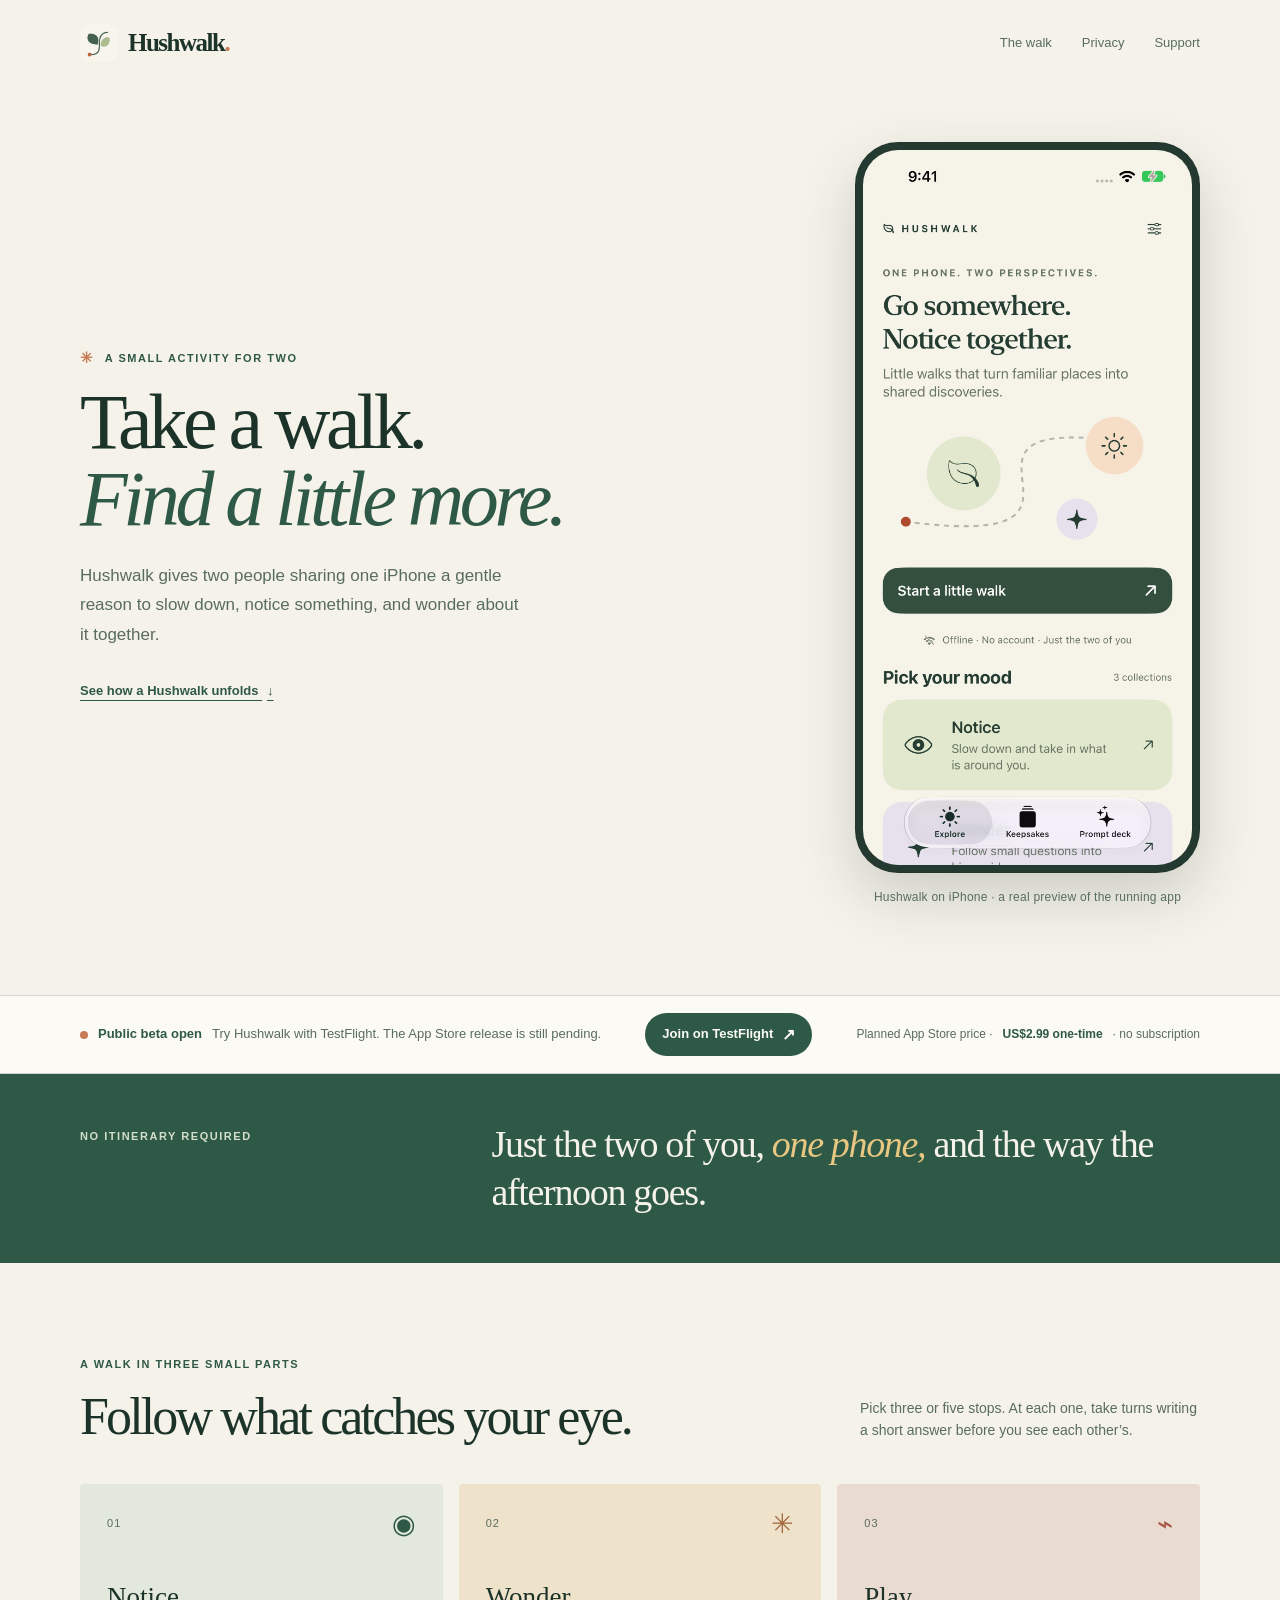
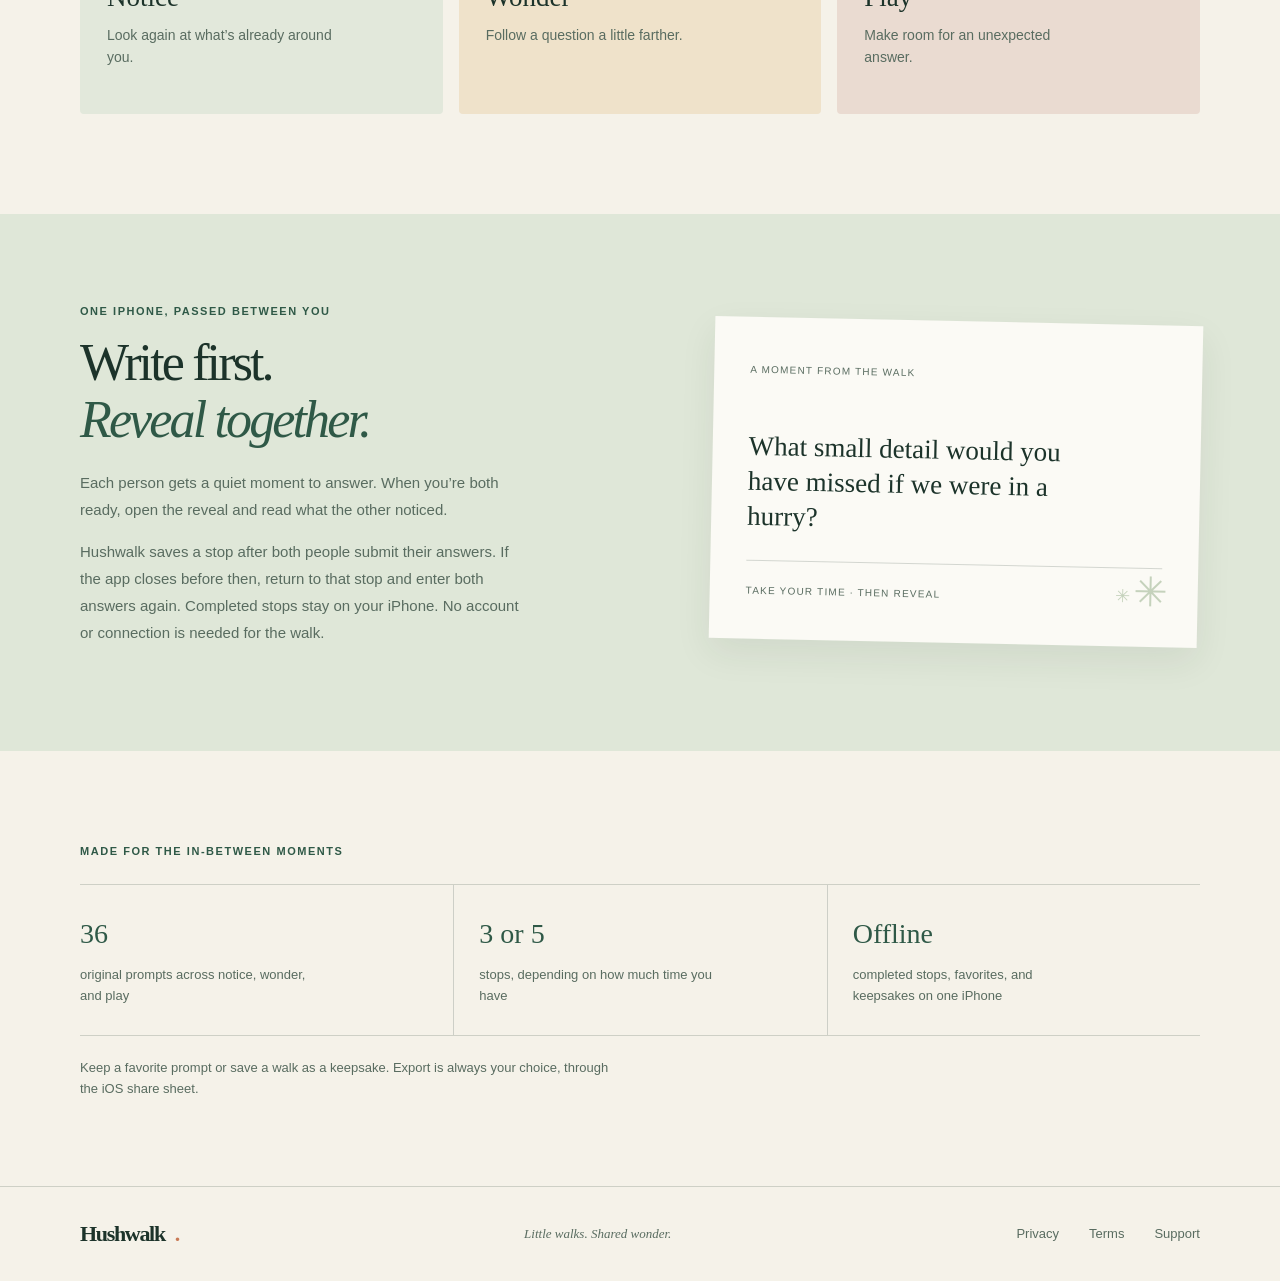
<file: index.html>
<!doctype html>
<html lang="en">
<head>
  <meta charset="utf-8">
  <meta name="viewport" content="width=device-width, initial-scale=1">
  <meta name="theme-color" content="#f5f2e9">
  <meta name="description" content="Hushwalk is a quiet, offline activity for two people sharing one iPhone: three or five stops, 36 original prompts, and a shared reveal.">
  <title>Hushwalk — Little walks. Shared wonder.</title>
  <link rel="stylesheet" href="styles.css">
  <link rel="icon" type="image/png" href="assets/hushwalk-app-icon.png">
</head>
<body>
  <header class="site-header wrap">
    <a class="wordmark" href="index.html" aria-label="Hushwalk home"><img src="assets/hushwalk-app-icon.png" width="38" height="38" alt=""><span>Hushwalk<span class="wordmark-dot">.</span></span></a>
    <nav aria-label="Main navigation">
      <a href="#how-it-works">The walk</a>
      <a href="privacy.html">Privacy</a>
      <a href="support.html">Support</a>
    </nav>
  </header>

  <main>
    <section class="hero wrap">
      <div class="hero-copy">
        <p class="eyebrow"><span class="sun-mark" aria-hidden="true">✳</span> A small activity for two</p>
        <h1>Take a walk.<br><em>Find a little more.</em></h1>
        <p class="hero-deck">Hushwalk gives two people sharing one iPhone a gentle reason to slow down, notice something, and wonder about it together.</p>
        <a class="text-link" href="#how-it-works">See how a Hushwalk unfolds <span aria-hidden="true">↓</span></a>
      </div>
      <figure class="app-preview">
        <div class="device-frame">
          <img src="assets/hushwalk-home-screen.png" width="1206" height="2622" alt="Hushwalk running on iPhone, showing the home screen and the Notice prompt collection." fetchpriority="high">
        </div>
        <figcaption>Hushwalk on iPhone · a real preview of the running app</figcaption>
      </figure>
    </section>

    <section class="launch-status" aria-label="Availability and planned price">
      <div class="wrap launch-status-inner">
        <p><span class="status-dot" aria-hidden="true"></span><strong>Public beta open</strong><span>Try Hushwalk with TestFlight. The App Store release is still pending.</span></p>
        <a class="beta-cta" href="https://testflight.apple.com/join/jGzAeqZj" aria-label="Join the Hushwalk public beta on TestFlight">Join on TestFlight <span aria-hidden="true">↗</span></a>
        <p class="planned-price">Planned App Store price · <strong>US$2.99 one-time</strong> · no subscription</p>
      </div>
    </section>

    <section class="intro-band">
      <div class="wrap intro-inner">
        <p class="eyebrow">No itinerary required</p>
        <p class="intro-line">Just the two of you, <span>one phone,</span> and the way the afternoon goes.</p>
      </div>
    </section>

    <section class="walk-section wrap" id="how-it-works">
      <div class="section-heading">
        <div>
          <p class="eyebrow">A walk in three small parts</p>
          <h2>Follow what catches your eye.</h2>
        </div>
        <p class="section-note">Pick three or five stops. At each one, take turns writing a short answer before you see each other’s.</p>
      </div>
      <div class="mood-grid">
        <article class="mood-card mood-notice">
          <span class="mood-number">01</span>
          <span class="mood-symbol" aria-hidden="true">◉</span>
          <h3>Notice</h3>
          <p>Look again at what’s already around you.</p>
        </article>
        <article class="mood-card mood-wonder">
          <span class="mood-number">02</span>
          <span class="mood-symbol" aria-hidden="true">✳</span>
          <h3>Wonder</h3>
          <p>Follow a question a little farther.</p>
        </article>
        <article class="mood-card mood-play">
          <span class="mood-number">03</span>
          <span class="mood-symbol" aria-hidden="true">⌁</span>
          <h3>Play</h3>
          <p>Make room for an unexpected answer.</p>
        </article>
      </div>
    </section>

    <section class="ritual-section">
      <div class="wrap ritual-grid">
        <div class="ritual-copy">
          <p class="eyebrow">One iPhone, passed between you</p>
          <h2>Write first.<br><em>Reveal together.</em></h2>
          <p>Each person gets a quiet moment to answer. When you’re both ready, open the reveal and read what the other noticed.</p>
          <p>Hushwalk saves a stop after both people submit their answers. If the app closes before then, return to that stop and enter both answers again. Completed stops stay on your iPhone. No account or connection is needed for the walk.</p>
        </div>
        <div class="note-card" aria-label="Example prompt card">
          <span class="card-label">A moment from the walk</span>
          <p>What small detail would you have missed if we were in a hurry?</p>
          <div class="card-rule"></div>
          <span class="card-footer">take your time · then reveal</span>
          <span class="leaf leaf-one" aria-hidden="true">✳</span>
          <span class="leaf leaf-two" aria-hidden="true">✳</span>
        </div>
      </div>
    </section>

    <section class="details-section wrap">
      <p class="eyebrow">Made for the in-between moments</p>
      <div class="detail-list">
        <div><span>36</span><p>original prompts across notice, wonder, and play</p></div>
        <div><span>3 or 5</span><p>stops, depending on how much time you have</p></div>
        <div><span>Offline</span><p>completed stops, favorites, and keepsakes on one iPhone</p></div>
      </div>
      <p class="share-note">Keep a favorite prompt or save a walk as a keepsake. Export is always your choice, through the iOS share sheet.</p>
    </section>
  </main>

  <footer class="site-footer">
    <div class="wrap footer-inner">
      <a class="wordmark footer-wordmark" href="index.html">Hushwalk<span class="wordmark-dot">.</span></a>
      <p>Little walks. Shared wonder.</p>
      <nav aria-label="Footer navigation">
        <a href="privacy.html">Privacy</a>
        <a href="terms.html">Terms</a>
        <a href="support.html">Support</a>
      </nav>
    </div>
  </footer>
</body>
</html>
</file>
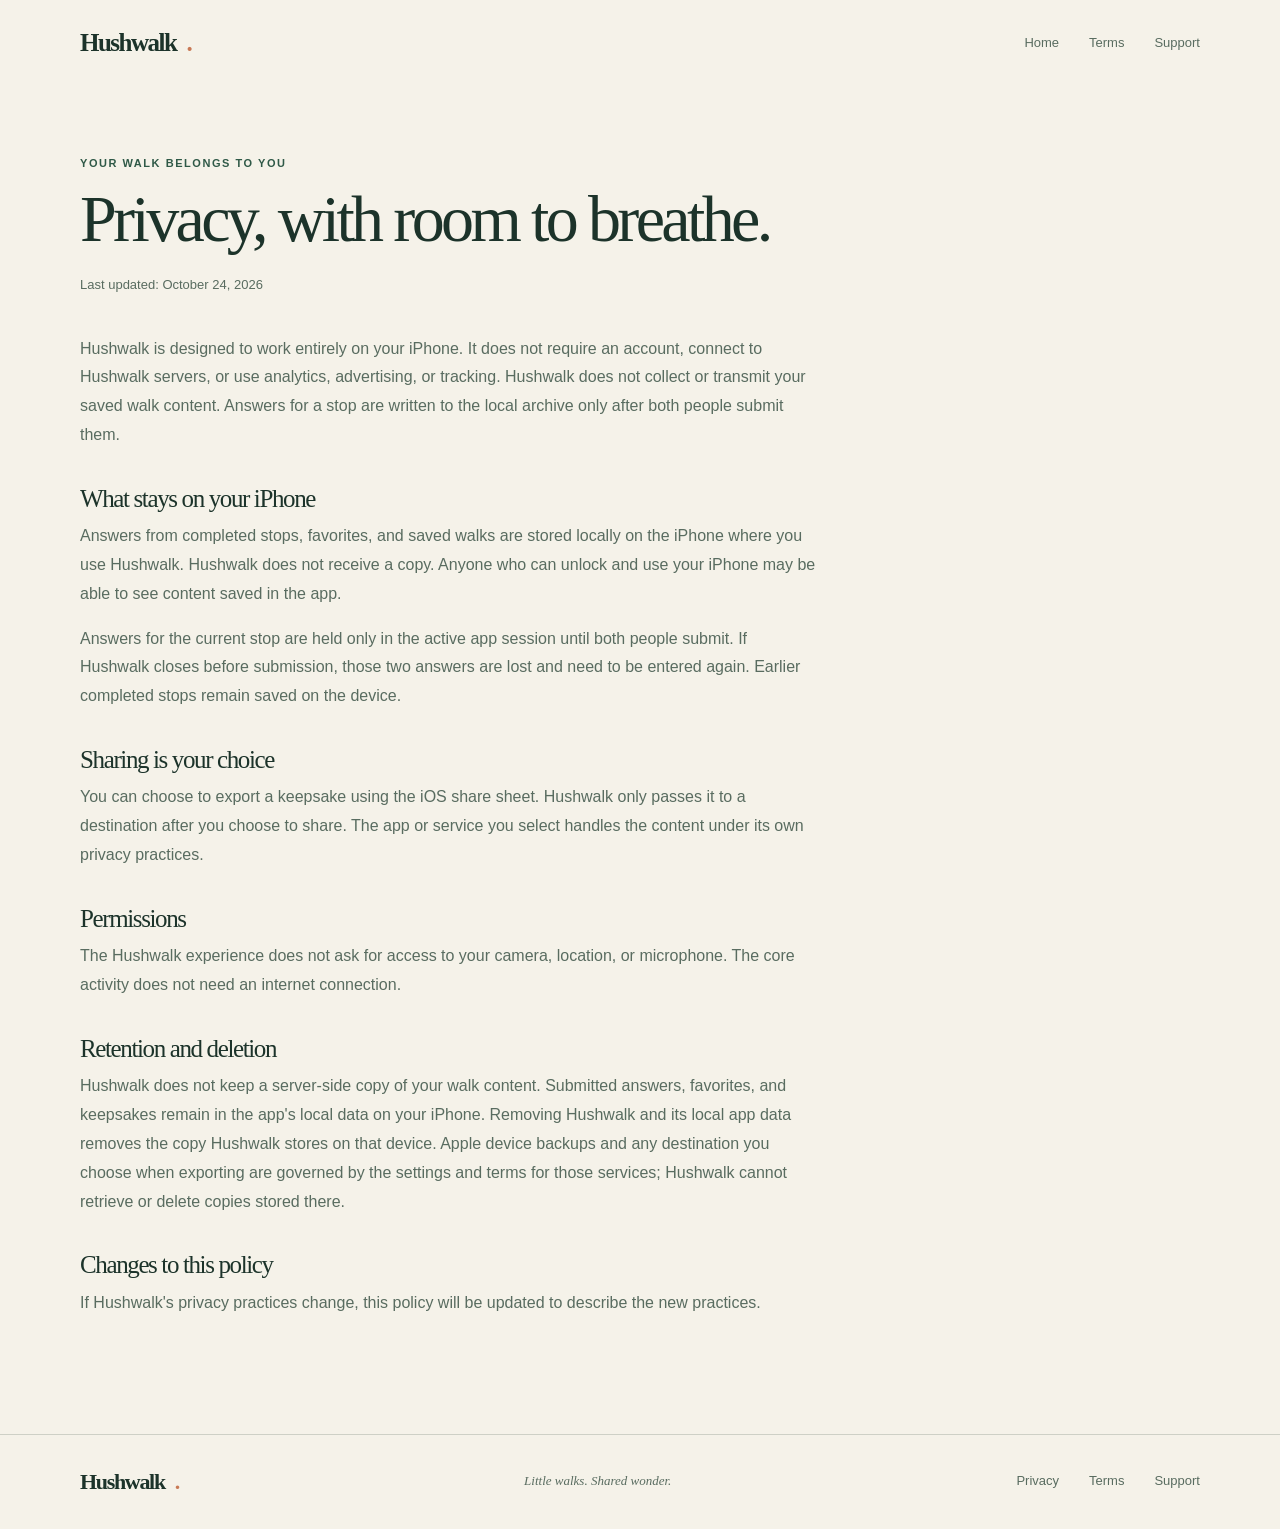
<file: privacy.html>
<!doctype html>
<html lang="en">
<head>
  <meta charset="utf-8">
  <meta name="viewport" content="width=device-width, initial-scale=1">
  <meta name="theme-color" content="#f5f2e9">
  <title>Privacy — Hushwalk</title>
  <link rel="stylesheet" href="styles.css">
</head>
<body>
  <header class="site-header wrap">
    <a class="wordmark" href="index.html">Hushwalk<span class="wordmark-dot">.</span></a>
    <nav aria-label="Main navigation"><a href="index.html">Home</a><a href="terms.html">Terms</a><a href="support.html">Support</a></nav>
  </header>
  <main class="legal-main wrap">
    <p class="eyebrow">Your walk belongs to you</p>
    <h1>Privacy, with room to breathe.</h1>
    <p class="updated">Last updated: October 24, 2026</p>
    <div class="legal-copy">
      <p>Hushwalk is designed to work entirely on your iPhone. It does not require an account, connect to Hushwalk servers, or use analytics, advertising, or tracking. Hushwalk does not collect or transmit your saved walk content. Answers for a stop are written to the local archive only after both people submit them.</p>

      <h2>What stays on your iPhone</h2>
      <p>Answers from completed stops, favorites, and saved walks are stored locally on the iPhone where you use Hushwalk. Hushwalk does not receive a copy. Anyone who can unlock and use your iPhone may be able to see content saved in the app.</p>
      <p>Answers for the current stop are held only in the active app session until both people submit. If Hushwalk closes before submission, those two answers are lost and need to be entered again. Earlier completed stops remain saved on the device.</p>

      <h2>Sharing is your choice</h2>
      <p>You can choose to export a keepsake using the iOS share sheet. Hushwalk only passes it to a destination after you choose to share. The app or service you select handles the content under its own privacy practices.</p>

      <h2>Permissions</h2>
      <p>The Hushwalk experience does not ask for access to your camera, location, or microphone. The core activity does not need an internet connection.</p>

      <h2>Retention and deletion</h2>
      <p>Hushwalk does not keep a server-side copy of your walk content. Submitted answers, favorites, and keepsakes remain in the app's local data on your iPhone. Removing Hushwalk and its local app data removes the copy Hushwalk stores on that device. Apple device backups and any destination you choose when exporting are governed by the settings and terms for those services; Hushwalk cannot retrieve or delete copies stored there.</p>

      <h2>Changes to this policy</h2>
      <p>If Hushwalk's privacy practices change, this policy will be updated to describe the new practices.</p>
    </div>
  </main>
  <footer class="site-footer"><div class="wrap footer-inner"><a class="wordmark footer-wordmark" href="index.html">Hushwalk<span class="wordmark-dot">.</span></a><p>Little walks. Shared wonder.</p><nav aria-label="Footer navigation"><a href="privacy.html">Privacy</a><a href="terms.html">Terms</a><a href="support.html">Support</a></nav></div></footer>
</body>
</html>
</file>
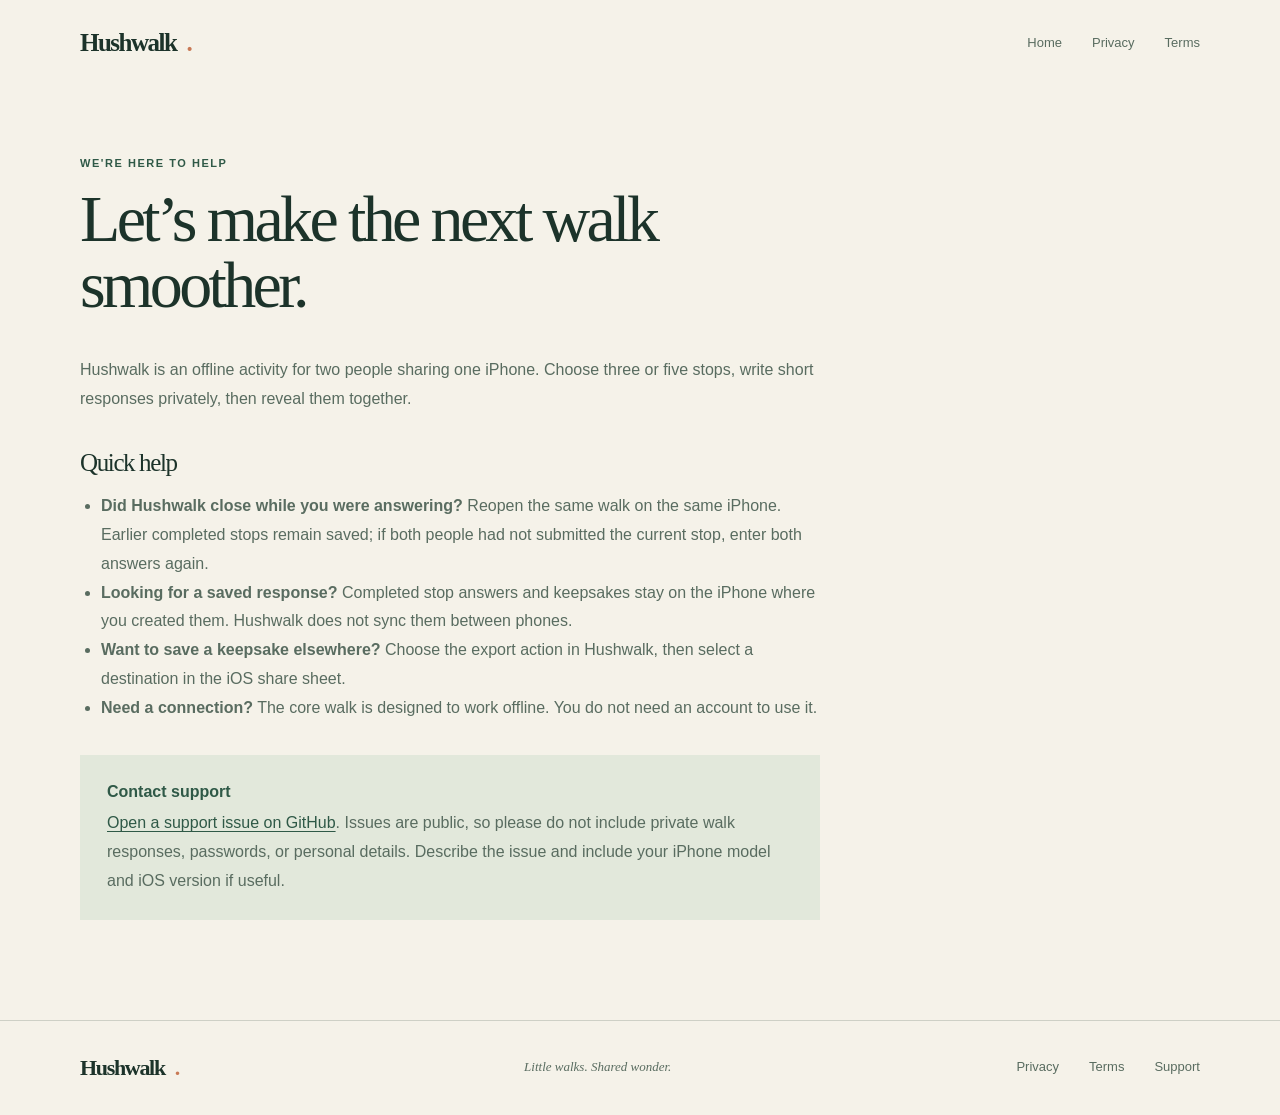
<file: support.html>
<!doctype html>
<html lang="en">
<head>
  <meta charset="utf-8">
  <meta name="viewport" content="width=device-width, initial-scale=1">
  <meta name="theme-color" content="#f5f2e9">
  <title>Support — Hushwalk</title>
  <link rel="stylesheet" href="styles.css">
</head>
<body>
  <header class="site-header wrap">
    <a class="wordmark" href="index.html">Hushwalk<span class="wordmark-dot">.</span></a>
    <nav aria-label="Main navigation"><a href="index.html">Home</a><a href="privacy.html">Privacy</a><a href="terms.html">Terms</a></nav>
  </header>
  <main class="legal-main wrap">
    <p class="eyebrow">We're here to help</p>
    <h1>Let’s make the next walk smoother.</h1>
    <div class="legal-copy">
      <p>Hushwalk is an offline activity for two people sharing one iPhone. Choose three or five stops, write short responses privately, then reveal them together.</p>

      <h2>Quick help</h2>
      <ul>
        <li><strong>Did Hushwalk close while you were answering?</strong> Reopen the same walk on the same iPhone. Earlier completed stops remain saved; if both people had not submitted the current stop, enter both answers again.</li>
        <li><strong>Looking for a saved response?</strong> Completed stop answers and keepsakes stay on the iPhone where you created them. Hushwalk does not sync them between phones.</li>
        <li><strong>Want to save a keepsake elsewhere?</strong> Choose the export action in Hushwalk, then select a destination in the iOS share sheet.</li>
        <li><strong>Need a connection?</strong> The core walk is designed to work offline. You do not need an account to use it.</li>
      </ul>

      <div class="support-contact">
        <strong>Contact support</strong>
        <p><a href="https://github.com/nahart86/hushwalk-support/issues/new">Open a support issue on GitHub</a>. Issues are public, so please do not include private walk responses, passwords, or personal details. Describe the issue and include your iPhone model and iOS version if useful.</p>
      </div>
    </div>
  </main>
  <footer class="site-footer"><div class="wrap footer-inner"><a class="wordmark footer-wordmark" href="index.html">Hushwalk<span class="wordmark-dot">.</span></a><p>Little walks. Shared wonder.</p><nav aria-label="Footer navigation"><a href="privacy.html">Privacy</a><a href="terms.html">Terms</a><a href="support.html">Support</a></nav></div></footer>
</body>
</html>
</file>
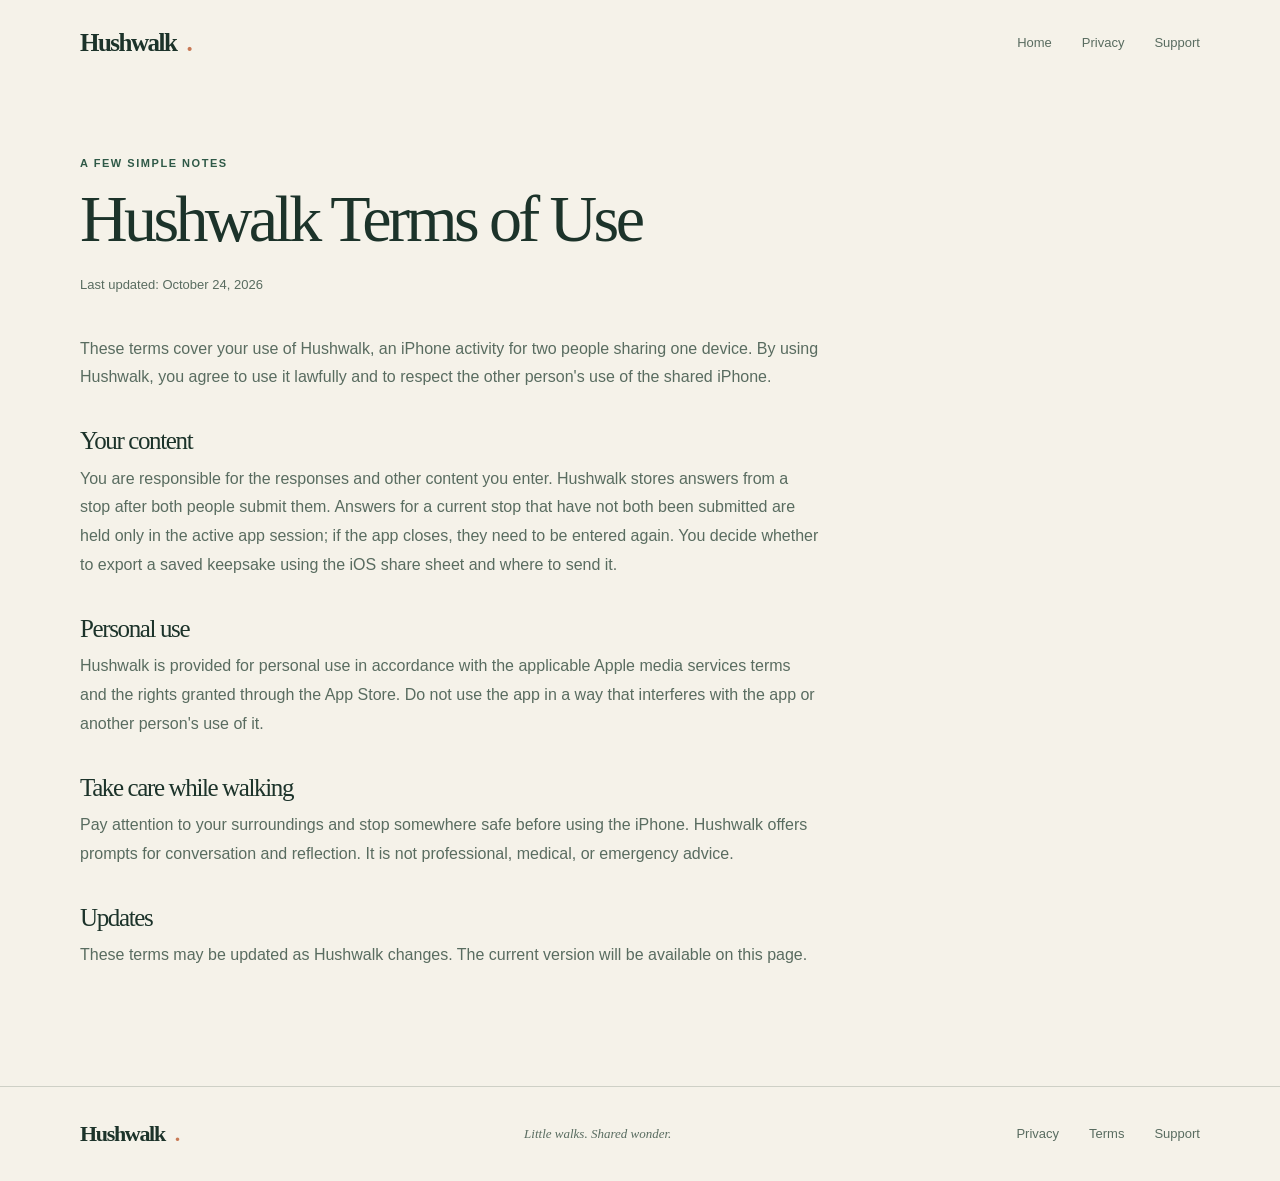
<file: terms.html>
<!doctype html>
<html lang="en">
<head>
  <meta charset="utf-8">
  <meta name="viewport" content="width=device-width, initial-scale=1">
  <meta name="theme-color" content="#f5f2e9">
  <title>Terms — Hushwalk</title>
  <link rel="stylesheet" href="styles.css">
</head>
<body>
  <header class="site-header wrap">
    <a class="wordmark" href="index.html">Hushwalk<span class="wordmark-dot">.</span></a>
    <nav aria-label="Main navigation"><a href="index.html">Home</a><a href="privacy.html">Privacy</a><a href="support.html">Support</a></nav>
  </header>
  <main class="legal-main wrap">
    <p class="eyebrow">A few simple notes</p>
    <h1>Hushwalk Terms of Use</h1>
    <p class="updated">Last updated: October 24, 2026</p>
    <div class="legal-copy">
      <p>These terms cover your use of Hushwalk, an iPhone activity for two people sharing one device. By using Hushwalk, you agree to use it lawfully and to respect the other person's use of the shared iPhone.</p>

      <h2>Your content</h2>
      <p>You are responsible for the responses and other content you enter. Hushwalk stores answers from a stop after both people submit them. Answers for a current stop that have not both been submitted are held only in the active app session; if the app closes, they need to be entered again. You decide whether to export a saved keepsake using the iOS share sheet and where to send it.</p>

      <h2>Personal use</h2>
      <p>Hushwalk is provided for personal use in accordance with the applicable Apple media services terms and the rights granted through the App Store. Do not use the app in a way that interferes with the app or another person's use of it.</p>

      <h2>Take care while walking</h2>
      <p>Pay attention to your surroundings and stop somewhere safe before using the iPhone. Hushwalk offers prompts for conversation and reflection. It is not professional, medical, or emergency advice.</p>

      <h2>Updates</h2>
      <p>These terms may be updated as Hushwalk changes. The current version will be available on this page.</p>
    </div>
  </main>
  <footer class="site-footer"><div class="wrap footer-inner"><a class="wordmark footer-wordmark" href="index.html">Hushwalk<span class="wordmark-dot">.</span></a><p>Little walks. Shared wonder.</p><nav aria-label="Footer navigation"><a href="privacy.html">Privacy</a><a href="terms.html">Terms</a><a href="support.html">Support</a></nav></div></footer>
</body>
</html>
</file>
<file: styles.css>
:root {
  color-scheme: light;
  --cream: #f5f2e9;
  --paper: #fbfaf5;
  --ink: #1c332a;
  --muted: #596c60;
  --forest: #2f5947;
  --sage: #b8c9af;
  --pale-sage: #dfe7d8;
  --clay: #c87955;
  --gold: #e5b95f;
  --line: rgba(28, 51, 42, .18);
}

* { box-sizing: border-box; }
html { scroll-behavior: smooth; }
body {
  margin: 0;
  background: var(--cream);
  color: var(--ink);
  font-family: -apple-system, BlinkMacSystemFont, "Segoe UI", sans-serif;
  font-size: 16px;
  line-height: 1.6;
  -webkit-font-smoothing: antialiased;
}
a { color: inherit; }
.wrap { width: min(1120px, calc(100% - 48px)); margin-inline: auto; }
.site-header { display: flex; justify-content: space-between; align-items: center; min-height: 86px; }
.wordmark { display: inline-flex; align-items: center; gap: 10px; text-decoration: none; font-family: Georgia, "Times New Roman", serif; font-size: 25px; font-weight: 700; letter-spacing: -.06em; }
.wordmark img { display: block; width: 38px; height: 38px; border-radius: 10px; }
.wordmark-dot { color: var(--clay); }
.site-header nav, .site-footer nav { display: flex; align-items: center; gap: 30px; }
.site-header nav a, .site-footer nav a { color: var(--muted); font-size: 13px; text-decoration: none; }
.site-header nav a:hover, .site-footer nav a:hover, .text-link:hover { color: var(--clay); }
.hero { display: grid; grid-template-columns: 1.05fr .95fr; gap: 60px; align-items: center; padding-top: 56px; padding-bottom: 88px; }
.eyebrow { margin: 0 0 15px; color: var(--forest); font-size: 11px; font-weight: 700; letter-spacing: .14em; line-height: 1.4; text-transform: uppercase; }
.sun-mark { color: var(--clay); margin-right: 6px; font-size: 15px; vertical-align: -1px; }
h1, h2, h3, p { margin-top: 0; }
h1, h2 { font-family: Georgia, "Times New Roman", serif; font-weight: 400; letter-spacing: -.055em; }
h1 { margin-bottom: 23px; font-size: clamp(48px, 6.5vw, 78px); line-height: .99; }
h1 em, h2 em { color: var(--forest); font-weight: 400; }
.hero-deck { max-width: 445px; margin-bottom: 27px; color: var(--muted); font-size: 17px; line-height: 1.75; }
.text-link { color: var(--forest); font-size: 13px; font-weight: 650; text-decoration-thickness: 1px; text-underline-offset: 5px; }
.text-link span { padding-left: 5px; }
.app-preview { width: min(100%, 345px); margin: 0; justify-self: end; text-align: center; }
.device-frame { overflow: hidden; padding: 7px; border: 1px solid rgba(28, 51, 42, .16); border-radius: 43px; background: #24392f; box-shadow: 0 24px 58px rgba(28, 51, 42, .18); }
.device-frame img { display: block; width: 100%; height: auto; border-radius: 35px; }
.app-preview figcaption { margin-top: 15px; color: var(--muted); font-size: 12px; letter-spacing: .02em; }
.launch-status { border-block: 1px solid var(--line); background: var(--paper); }
.launch-status-inner { display: flex; align-items: center; justify-content: space-between; gap: 24px; padding-block: 17px; }
.launch-status-inner p { display: flex; align-items: center; gap: 10px; margin: 0; color: var(--muted); font-size: 13px; }
.launch-status-inner strong { color: var(--forest); }
.status-dot { width: 8px; height: 8px; flex: none; border-radius: 50%; background: var(--clay); }
.beta-cta { display: inline-flex; flex: none; align-items: center; gap: 9px; padding: 11px 17px; border-radius: 999px; background: var(--forest); color: var(--paper); font-size: 13px; font-weight: 650; text-decoration: none; transition: background-color .18s ease, transform .18s ease; }
.beta-cta:hover { background: #244333; transform: translateY(-1px); }
.beta-cta:focus-visible { outline: 3px solid var(--clay); outline-offset: 4px; }
.beta-cta span { font-size: 16px; line-height: 1; }
.planned-price { font-size: 12px !important; }
.intro-band { background: var(--forest); color: var(--cream); }
.intro-inner { display: grid; grid-template-columns: .7fr 1.3fr; gap: 30px; align-items: start; padding-block: 47px; }
.intro-inner .eyebrow { color: #d2dec9; padding-top: 8px; }
.intro-line { max-width: 690px; margin-bottom: 0; font-family: Georgia, "Times New Roman", serif; font-size: clamp(27px, 3vw, 38px); line-height: 1.25; letter-spacing: -.035em; }
.intro-line span { color: #e8c782; font-style: italic; }
.walk-section { padding-block: 94px 100px; }
.section-heading { display: flex; justify-content: space-between; align-items: end; gap: 42px; margin-bottom: 39px; }
h2 { margin-bottom: 0; font-size: clamp(37px, 4.4vw, 52px); line-height: 1.1; }
.section-note { max-width: 340px; margin-bottom: 3px; color: var(--muted); font-size: 14px; }
.mood-grid { display: grid; grid-template-columns: repeat(3, 1fr); gap: 16px; }
.mood-card { position: relative; min-height: 230px; padding: 25px 27px; border-radius: 4px; }
.mood-notice { background: #e2e8db; }
.mood-wonder { background: #efe2ca; }
.mood-play { background: #eadbd1; }
.mood-number { color: var(--muted); font-size: 11px; letter-spacing: .1em; }
.mood-symbol { position: absolute; top: 19px; right: 27px; color: var(--forest); font-size: 27px; }
.mood-wonder .mood-symbol { color: #a56b42; }
.mood-play .mood-symbol { color: #a45645; }
.mood-card h3 { margin: 42px 0 4px; font-family: Georgia, "Times New Roman", serif; font-size: 27px; font-weight: 400; }
.mood-card p { max-width: 230px; margin-bottom: 0; color: var(--muted); font-size: 14px; }
.ritual-section { background: var(--pale-sage); }
.ritual-grid { display: grid; grid-template-columns: 1fr .9fr; gap: 90px; align-items: center; padding-block: 90px; }
.ritual-copy h2 { margin-bottom: 20px; }
.ritual-copy > p:not(.eyebrow) { max-width: 440px; color: var(--muted); font-size: 15px; line-height: 1.8; }
.note-card { position: relative; min-height: 290px; padding: 38px 36px; background: var(--paper); box-shadow: 0 14px 36px rgba(35, 55, 41, .08); transform: rotate(1.2deg); }
.card-label, .card-footer { color: var(--muted); font-size: 10px; letter-spacing: .12em; text-transform: uppercase; }
.note-card > p { position: relative; z-index: 1; max-width: 350px; margin: 48px 0 26px; font-family: Georgia, "Times New Roman", serif; font-size: 27px; line-height: 1.3; }
.card-rule { width: 100%; height: 1px; margin-bottom: 15px; background: var(--line); }
.leaf { position: absolute; color: #c5d2bc; }
.leaf-one { right: 30px; bottom: 22px; font-size: 41px; }
.leaf-two { right: 67px; bottom: 36px; font-size: 18px; }
.details-section { padding-block: 93px 86px; }
.detail-list { display: grid; grid-template-columns: repeat(3, 1fr); border-top: 1px solid var(--line); border-bottom: 1px solid var(--line); margin-top: 25px; }
.detail-list > div { padding: 27px 22px 29px 0; }
.detail-list > div + div { border-left: 1px solid var(--line); padding-left: 25px; }
.detail-list span { display: block; margin-bottom: 8px; color: var(--forest); font-family: Georgia, "Times New Roman", serif; font-size: 28px; }
.detail-list p { max-width: 245px; margin-bottom: 0; color: var(--muted); font-size: 13px; }
.share-note { max-width: 540px; margin: 22px 0 0; color: var(--muted); font-size: 13px; }
.site-footer { border-top: 1px solid var(--line); }
.footer-inner { display: flex; align-items: center; justify-content: space-between; gap: 20px; min-height: 94px; }
.footer-wordmark { font-size: 22px; }
.footer-inner > p { margin: 0; color: var(--muted); font-family: Georgia, "Times New Roman", serif; font-size: 13px; font-style: italic; }

.legal-main { min-height: 65vh; padding-block: 70px 100px; }
.legal-main h1 { max-width: 700px; font-size: clamp(44px, 6vw, 66px); }
.legal-main .updated { color: var(--muted); font-size: 13px; }
.legal-copy { max-width: 740px; margin-top: 39px; }
.legal-copy h2 { margin: 35px 0 10px; font-size: 25px; }
.legal-copy p, .legal-copy li { color: var(--muted); line-height: 1.8; }
.legal-copy a { color: var(--forest); text-underline-offset: 3px; }
.legal-copy ul { padding-left: 21px; }
.support-contact { margin-top: 32px; padding: 24px 27px; background: #e2e8db; }
.support-contact strong { display: block; margin-bottom: 5px; color: var(--forest); }
.support-contact p { margin: 0; }
:focus-visible { outline: 3px solid var(--clay); outline-offset: 4px; }

@media (max-width: 760px) {
  .wrap { width: min(100% - 36px, 560px); }
  .site-header { min-height: 72px; }
  .site-header nav { gap: 17px; }
  .site-header nav a { font-size: 12px; }
  .hero { grid-template-columns: 1fr; gap: 40px; padding-top: 45px; padding-bottom: 62px; }
  .app-preview { width: min(82%, 320px); justify-self: center; }
  .launch-status-inner { align-items: flex-start; flex-direction: column; gap: 7px; }
  .intro-inner { grid-template-columns: 1fr; gap: 12px; padding-block: 34px; }
  .intro-inner .eyebrow { margin-bottom: 0; }
  .walk-section, .details-section { padding-block: 65px; }
  .section-heading { display: block; margin-bottom: 27px; }
  .section-note { margin-top: 15px; }
  .mood-grid { grid-template-columns: 1fr; gap: 10px; }
  .mood-card { min-height: 180px; }
  .mood-card h3 { margin-top: 25px; }
  .ritual-grid { grid-template-columns: 1fr; gap: 35px; padding-block: 65px; }
  .note-card { min-height: 260px; }
  .detail-list { grid-template-columns: 1fr; }
  .detail-list > div { padding: 20px 0; }
  .detail-list > div + div { border-left: 0; border-top: 1px solid var(--line); padding-left: 0; }
  .footer-inner { flex-wrap: wrap; padding-block: 20px; }
  .footer-inner > p { width: calc(100% - 150px); text-align: right; }
  .footer-inner nav { width: 100%; justify-content: space-between; }
  .legal-main { padding-block: 52px 70px; }
}

@media (prefers-reduced-motion: reduce) {
  html { scroll-behavior: auto; }
}
</file>
